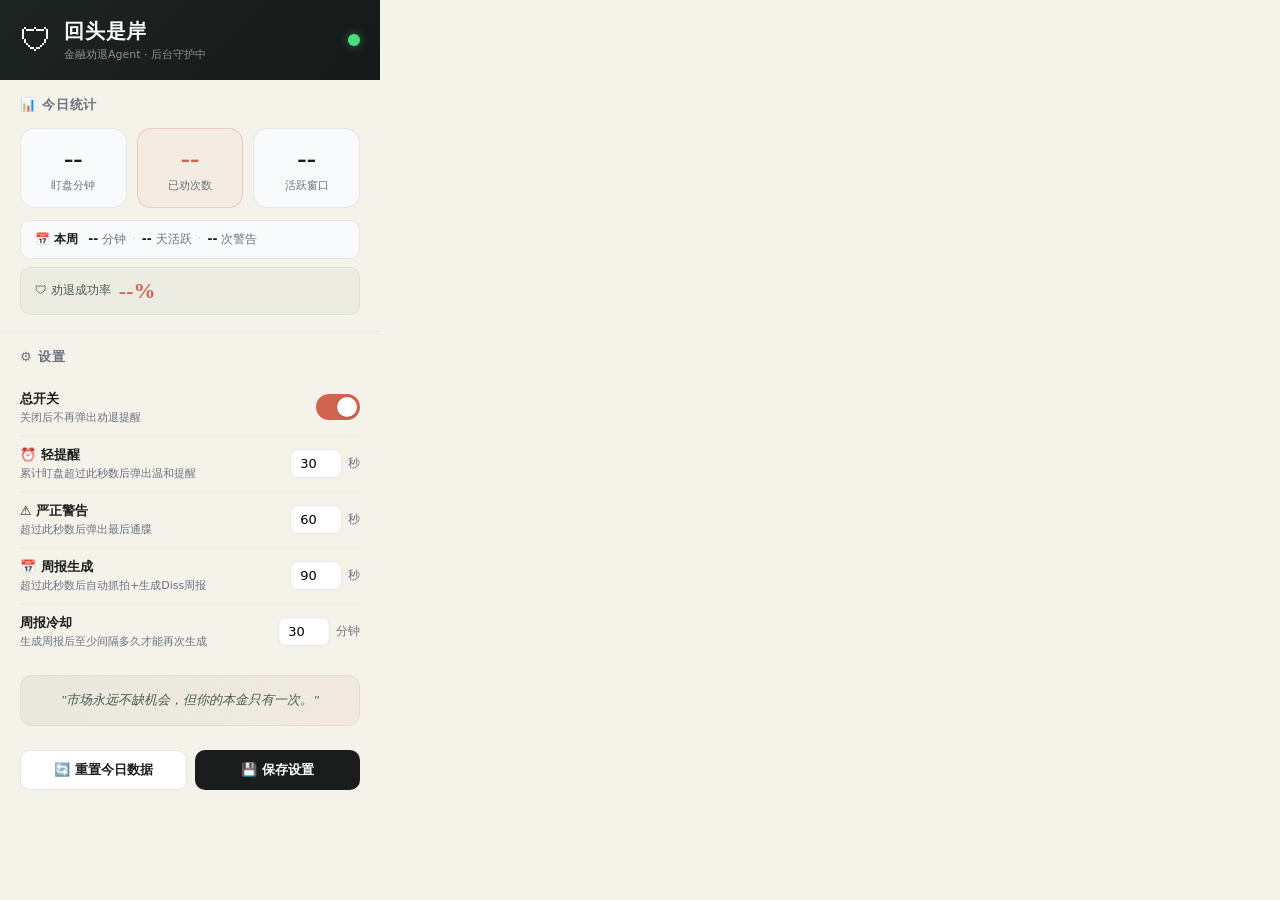
<file: extension/popup.html>
<!doctype html>
<html lang="zh-CN">
<head>
  <meta charset="UTF-8" />
  <meta name="viewport" content="width=device-width, initial-scale=1.0" />
  <title>冷静一下｜回头是岸</title>
  <link rel="stylesheet" href="popup.css" />
</head>
<body>
  <div class="popup-container">
    <!-- 头部 -->
    <header class="popup-header">
      <div class="popup-logo">
        <span class="logo-icon">🛡</span>
        <div>
          <h1>回头是岸</h1>
          <p class="logo-sub">金融劝退Agent · 后台守护中</p>
        </div>
      </div>
      <div class="status-dot" id="statusDot" title="监控状态"></div>
    </header>

    <!-- 今日统计 -->
    <section class="stats-section">
      <h2 class="section-title">📊 今日统计</h2>
      <div class="stats-grid">
        <div class="stat-card">
          <span class="stat-value" id="todayMinutes">--</span>
          <span class="stat-label">盯盘分钟</span>
        </div>
        <div class="stat-card warn">
          <span class="stat-value" id="warningCount">--</span>
          <span class="stat-label">已劝次数</span>
        </div>
        <div class="stat-card">
          <span class="stat-value" id="activeTabs">--</span>
          <span class="stat-label">活跃窗口</span>
        </div>
      </div>

      <!-- 本周统计 -->
      <div class="weekly-mini">
        <span class="weekly-mini-title">📅 本周</span>
        <span><strong id="weeklyMinutes">--</strong> 分钟</span>
        <span class="weekly-sep">·</span>
        <span><strong id="weeklyDays">--</strong> 天活跃</span>
        <span class="weekly-sep">·</span>
        <span><strong id="weeklyWarnings">--</strong> 次警告</span>
      </div>

      <!-- 劝退成功率 -->
      <div class="dissuasion-mini">
        <span>🛡 劝退成功率</span>
        <span class="diss-rate" id="dissRate">--%</span>
        <span class="diss-detail" id="dissDetail"></span>
      </div>

      <!-- 域名排行 -->
      <div id="domainList" class="domain-list hidden">
        <h3>花时间最多的站点</h3>
        <div id="domainItems"></div>
      </div>
    </section>

    <!-- 设置 -->
    <section class="settings-section">
      <h2 class="section-title">⚙ 设置</h2>

      <div class="setting-row">
        <label class="setting-label">
          <span>总开关</span>
          <small>关闭后不再弹出劝退提醒</small>
        </label>
        <label class="toggle">
          <input type="checkbox" id="enabledToggle" checked />
          <span class="toggle-slider"></span>
        </label>
      </div>

      <div class="setting-row">
        <label class="setting-label" for="warnLevel1">
          <span>⏰ 轻提醒</span>
          <small>累计盯盘超过此秒数后弹出温和提醒</small>
        </label>
        <div class="input-with-unit">
          <input type="number" id="warnLevel1" min="10" max="300" step="5" value="30" />
          <span>秒</span>
        </div>
      </div>

      <div class="setting-row">
        <label class="setting-label" for="warnLevel2">
          <span>⚠️ 严正警告</span>
          <small>超过此秒数后弹出最后通牒</small>
        </label>
        <div class="input-with-unit">
          <input type="number" id="warnLevel2" min="10" max="300" step="5" value="60" />
          <span>秒</span>
        </div>
      </div>

      <div class="setting-row">
        <label class="setting-label" for="warnLevel3">
          <span>📅 周报生成</span>
          <small>超过此秒数后自动抓拍+生成Diss周报</small>
        </label>
        <div class="input-with-unit">
          <input type="number" id="warnLevel3" min="10" max="600" step="5" value="90" />
          <span>秒</span>
        </div>
      </div>

      <div class="setting-row">
        <label class="setting-label" for="cooldownInput">
          <span>周报冷却</span>
          <small>生成周报后至少间隔多久才能再次生成</small>
        </label>
        <div class="input-with-unit">
          <input type="number" id="cooldownInput" min="1" max="180" value="30" />
          <span>分钟</span>
        </div>
      </div>
    </section>

    <!-- 金句 -->
    <div class="quote-box" id="quoteBox">
      <p id="quoteText">加载中……</p>
    </div>

    <!-- 底部操作 -->
    <footer class="popup-footer">
      <button class="btn-secondary" id="resetBtn">🔄 重置今日数据</button>
      <button class="btn-primary" id="saveBtn">💾 保存设置</button>
    </footer>
  </div>

  <script src="popup.js"></script>
</body>
</html>
</file>
<file: extension/popup.css>
/* ============================================================
   冷静一下｜回头是岸 — Popup Styles
   紧凑、暗色、信息密度高
   ============================================================ */

:root {
  --popup-ink: #1a1d1c;
  --popup-red: #d2644f;
  --popup-paper: #f5f2e9;
  --popup-muted: #6b7280;
  --popup-border: #e5e7eb;
  --popup-card: #f9fafb;
}

* { box-sizing: border-box; margin: 0; padding: 0; }

body {
  width: 380px;
  min-height: 420px;
  font-family: "PingFang SC", "Microsoft YaHei", system-ui, -apple-system, sans-serif;
  font-size: 14px;
  color: var(--popup-ink);
  background: var(--popup-paper);
  -webkit-font-smoothing: antialiased;
}

.popup-container {
  padding: 0;
}

/* ---- 头部 ---- */
.popup-header {
  display: flex;
  align-items: center;
  justify-content: space-between;
  padding: 18px 20px;
  background: linear-gradient(135deg, #1e2422, #151918);
  color: #fff;
}

.popup-logo {
  display: flex;
  align-items: center;
  gap: 12px;
}

.logo-icon {
  font-size: 32px;
}

.popup-logo h1 {
  font-family: Georgia, "Noto Serif SC", serif;
  font-size: 20px;
  font-weight: 700;
  letter-spacing: 0.04em;
}

.logo-sub {
  font-size: 11px;
  color: rgba(255, 255, 255, 0.5);
  margin-top: 2px;
}

/* ---- 状态指示灯 ---- */
.status-dot {
  width: 12px;
  height: 12px;
  border-radius: 50%;
  background: #4ade80;
  box-shadow: 0 0 8px rgba(74, 222, 128, 0.5);
  flex-shrink: 0;
  transition: all 0.3s;
}

.status-dot.active {
  background: #f09078;
  box-shadow: 0 0 12px rgba(240, 144, 120, 0.6);
  animation: dot-pulse 1.5s ease-in-out infinite;
}

.status-dot.off {
  background: #6b7280;
  box-shadow: none;
}

@keyframes dot-pulse {
  0%, 100% { transform: scale(1); opacity: 1; }
  50%      { transform: scale(1.3); opacity: 0.7; }
}

/* ---- 分区 ---- */
.settings-section,
.stats-section {
  padding: 16px 20px;
}

.settings-section {
  border-top: 1px solid var(--popup-border);
}

.section-title {
  font-size: 13px;
  font-weight: 700;
  color: var(--popup-muted);
  letter-spacing: 0.06em;
  margin-bottom: 14px;
  text-transform: uppercase;
}

/* ---- 统计卡片 ---- */
.stats-grid {
  display: grid;
  grid-template-columns: 1fr 1fr 1fr;
  gap: 10px;
}

.stat-card {
  padding: 14px 10px;
  border-radius: 14px;
  background: var(--popup-card);
  border: 1px solid var(--popup-border);
  text-align: center;
  transition: transform 0.15s;
}

.stat-card:hover {
  transform: translateY(-1px);
}

.stat-card.warn {
  border-color: rgba(210, 100, 79, 0.25);
  background: rgba(210, 100, 79, 0.04);
}

.stat-value {
  display: block;
  font-family: Georgia, "Noto Serif SC", serif;
  font-size: 28px;
  font-weight: 700;
  line-height: 1.1;
}

.stat-card.warn .stat-value {
  color: var(--popup-red);
}

.stat-label {
  display: block;
  font-size: 11px;
  color: var(--popup-muted);
  margin-top: 4px;
}

/* ---- 本周迷你统计 ---- */
.weekly-mini {
  margin-top: 12px; padding: 10px 14px;
  border-radius: 10px; background: var(--popup-card);
  border: 1px solid var(--popup-border);
  font-size: 12px; color: var(--popup-muted);
  display: flex; align-items: center; gap: 6px; flex-wrap: wrap;
}
.weekly-mini-title { font-weight: 700; color: var(--popup-ink); margin-right: 4px; }
.weekly-mini strong { color: var(--popup-ink); }
.weekly-sep { color: #d1d5db; }

/* ---- 劝退率 ---- */
.dissuasion-mini {
  margin-top: 8px; padding: 10px 14px;
  border-radius: 10px;
  background: rgba(142,170,152,0.08);
  border: 1px solid rgba(142,170,152,0.15);
  font-size: 12px; color: #4a5b51;
  display: flex; align-items: center; gap: 8px;
}
.diss-rate {
  font-family: Georgia, serif; font-size: 22px; font-weight: 700;
  color: var(--popup-red);
}
.diss-detail { font-size: 11px; color: var(--popup-muted); }

/* ---- 域名列表 ---- */
.domain-list {
  margin-top: 14px;
  padding: 14px;
  border-radius: 12px;
  background: var(--popup-card);
  border: 1px solid var(--popup-border);
}

.domain-list h3 {
  font-size: 12px;
  font-weight: 600;
  color: var(--popup-muted);
  margin-bottom: 10px;
}

.domain-item {
  display: grid;
  grid-template-columns: 18px 1fr auto;
  align-items: center;
  gap: 8px;
  padding: 6px 0;
  position: relative;
  font-size: 12px;
}

.domain-item + .domain-item {
  border-top: 1px solid rgba(0, 0, 0, 0.04);
}

.domain-rank {
  width: 18px;
  height: 18px;
  display: grid;
  place-items: center;
  border-radius: 50%;
  background: var(--popup-ink);
  color: #fff;
  font-size: 10px;
  font-weight: 700;
}

.domain-name {
  font-weight: 600;
  overflow: hidden;
  text-overflow: ellipsis;
  white-space: nowrap;
}

.domain-time {
  color: var(--popup-muted);
  font-size: 11px;
  white-space: nowrap;
}

.domain-bar {
  position: absolute;
  bottom: 0;
  left: 0;
  height: 2px;
  border-radius: 1px;
  background: rgba(210, 100, 79, 0.2);
}

/* ---- 设置行 ---- */
.setting-row {
  display: flex;
  align-items: center;
  justify-content: space-between;
  padding: 10px 0;
}

.setting-row + .setting-row {
  border-top: 1px solid rgba(0, 0, 0, 0.04);
}

.setting-label {
  display: flex;
  flex-direction: column;
  gap: 2px;
  cursor: pointer;
}

.setting-label span {
  font-size: 13px;
  font-weight: 600;
}

.setting-label small {
  font-size: 11px;
  color: var(--popup-muted);
}

.input-with-unit {
  display: flex;
  align-items: center;
  gap: 6px;
  flex-shrink: 0;
}

.input-with-unit input {
  width: 52px;
  padding: 6px 8px;
  border: 1px solid var(--popup-border);
  border-radius: 8px;
  font: inherit;
  font-size: 13px;
  text-align: center;
  outline: none;
  background: #fff;
}

.input-with-unit input:focus {
  border-color: var(--popup-red);
  box-shadow: 0 0 0 3px rgba(210, 100, 79, 0.1);
}

.input-with-unit span {
  font-size: 12px;
  color: var(--popup-muted);
}

/* ---- 开关 ---- */
.toggle {
  position: relative;
  display: inline-block;
  width: 44px;
  height: 26px;
  flex-shrink: 0;
  cursor: pointer;
}

.toggle input {
  opacity: 0;
  width: 0;
  height: 0;
}

.toggle-slider {
  position: absolute;
  inset: 0;
  background: #d1d5db;
  border-radius: 999px;
  transition: background 0.25s;
}

.toggle-slider::before {
  content: "";
  position: absolute;
  top: 3px;
  left: 3px;
  width: 20px;
  height: 20px;
  background: #fff;
  border-radius: 50%;
  transition: transform 0.25s;
  box-shadow: 0 1px 3px rgba(0, 0, 0, 0.15);
}

.toggle input:checked + .toggle-slider {
  background: var(--popup-red);
}

.toggle input:checked + .toggle-slider::before {
  transform: translateX(18px);
}

/* ---- 金句 ---- */
.quote-box {
  margin: 0 20px 12px;
  padding: 14px 16px;
  border-radius: 12px;
  background: linear-gradient(135deg, rgba(142, 170, 152, 0.12), rgba(210, 100, 79, 0.06));
  border: 1px solid rgba(142, 170, 152, 0.15);
}

.quote-box p {
  font-family: Georgia, "Noto Serif SC", serif;
  font-size: 13px;
  font-style: italic;
  color: #4a5b51;
  line-height: 1.6;
  text-align: center;
}

/* ---- 底部 ---- */
.popup-footer {
  display: flex;
  gap: 8px;
  padding: 12px 20px 16px;
}

.btn-secondary,
.btn-primary {
  flex: 1;
  padding: 10px 14px;
  border: none;
  border-radius: 10px;
  font-family: inherit;
  font-size: 13px;
  font-weight: 600;
  cursor: pointer;
  transition: all 0.15s;
}

.btn-secondary {
  background: #fff;
  border: 1px solid var(--popup-border);
  color: var(--popup-ink);
}

.btn-secondary:hover {
  background: var(--popup-card);
}

.btn-primary {
  background: var(--popup-ink);
  color: #fff;
}

.btn-primary:hover {
  background: #2d3230;
  transform: translateY(-1px);
}

/* ---- Toast ---- */
.popup-toast {
  position: fixed;
  bottom: 16px;
  left: 50%;
  transform: translateX(-50%) translateY(20px);
  padding: 8px 18px;
  border-radius: 999px;
  background: var(--popup-ink);
  color: #fff;
  font-size: 12px;
  font-weight: 600;
  opacity: 0;
  transition: all 0.3s;
  pointer-events: none;
  z-index: 100;
  white-space: nowrap;
}

.popup-toast.show {
  opacity: 1;
  transform: translateX(-50%) translateY(0);
}

/* ---- 工具类 ---- */
.hidden { display: none !important; }
</file>
